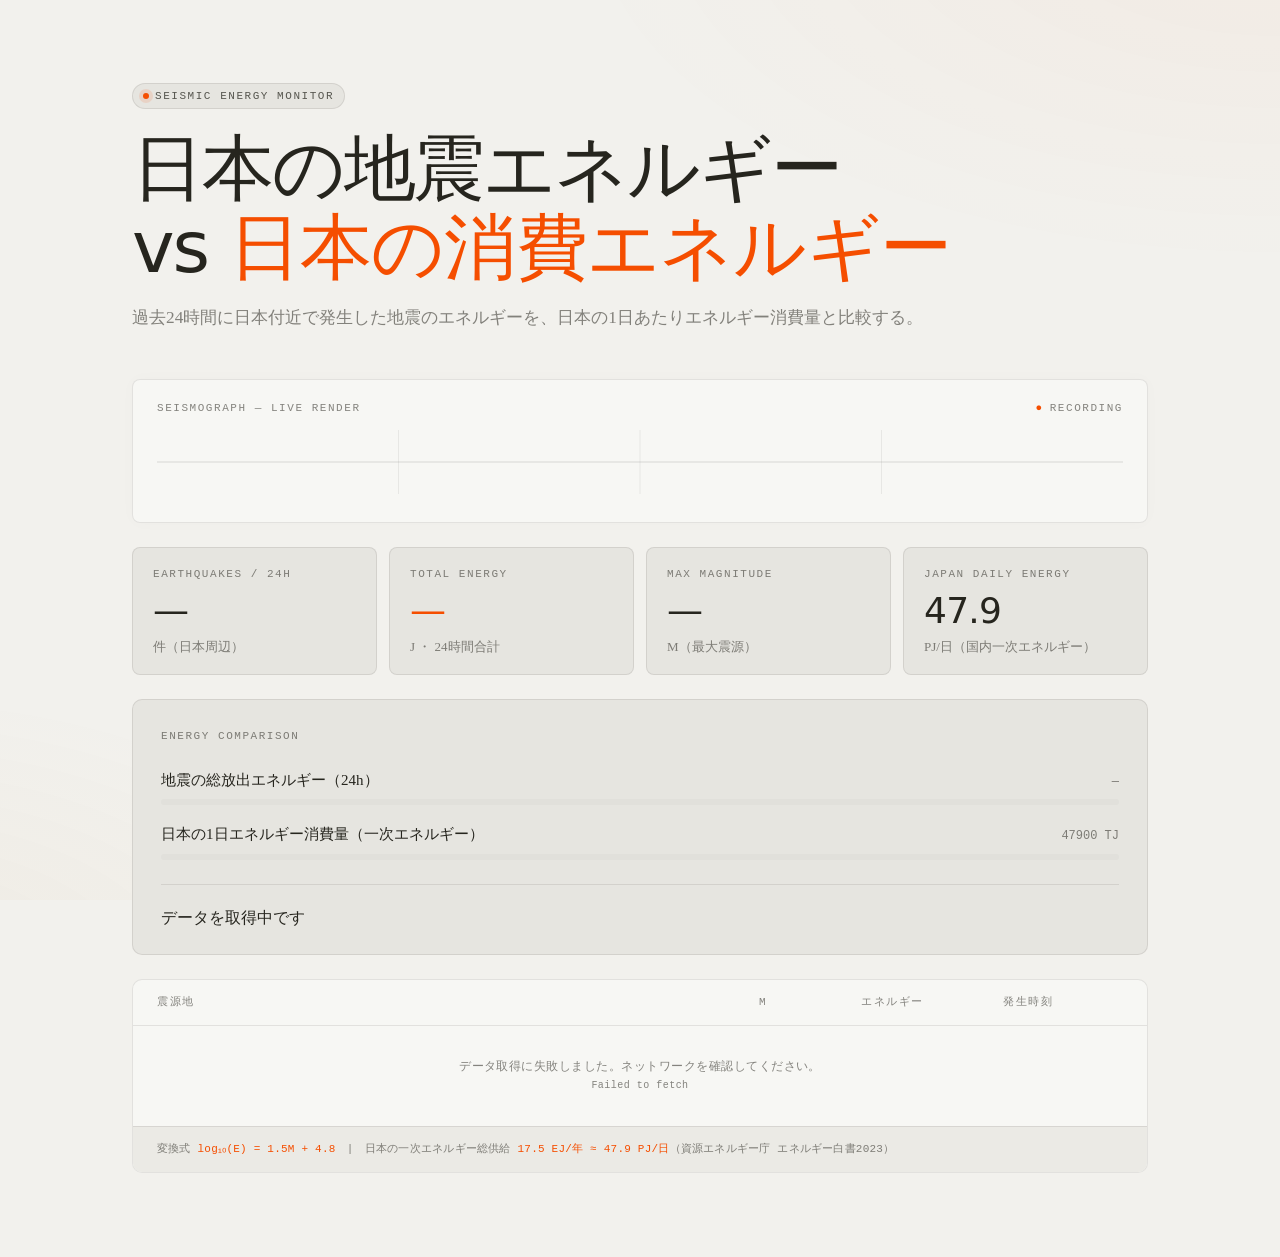
<file: index.html>
<!doctype html>
<html lang="ja">
  <head>
    <meta charset="UTF-8" />
    <meta name="viewport" content="width=device-width, initial-scale=1.0" />
    <title>日本の地震エネルギー観測所</title>
    <link rel="stylesheet" href="styles.css" />
    <link rel="preconnect" href="https://fonts.googleapis.com" />
    <link rel="preconnect" href="https://fonts.gstatic.com" crossorigin />
    <link
      href="https://fonts.googleapis.com/css2?family=Noto+Sans+JP:wght@100..900&family=Noto+Serif+JP:wght@200..900&display=swap"
      rel="stylesheet"
    />
  </head>
  <body>
    <div class="container">
      <header>
        <div class="badge">Seismic Energy Monitor</div>
        <h1>
          日本の地震エネルギー<br />vs
          <em class="accent">日本の消費エネルギー</em>
        </h1>
        <p class="subtitle">
          過去24時間に日本付近で発生した地震のエネルギーを、日本の1日あたりエネルギー消費量と比較する。
        </p>
      </header>

      <section class="seismo-wrap" aria-label="seismograph">
        <div class="seismo-label">
          <span>Seismograph — Live Render</span>
          <span class="live">Recording</span>
        </div>
        <canvas id="seismo"></canvas>
        <div class="seismo-axis" id="seismo-axis" aria-hidden="true"></div>
      </section>

      <section class="stats-grid">
        <div class="stat-card">
          <div class="stat-label">Earthquakes / 24h</div>
          <div class="stat-value" id="count">—</div>
          <div class="stat-unit">件（日本周辺）</div>
        </div>
        <div class="stat-card is-accent">
          <div class="stat-label">Total Energy</div>
          <div class="stat-value" id="total-j">—</div>
          <div class="stat-unit">
            <span id="total-unit">J</span> ・ 24時間合計
          </div>
        </div>
        <div class="stat-card">
          <div class="stat-label">Max Magnitude</div>
          <div class="stat-value" id="max-mag">—</div>
          <div class="stat-unit">M（最大震源）</div>
        </div>
        <div class="stat-card">
          <div class="stat-label">Japan Daily Energy</div>
          <div class="stat-value">47.9</div>
          <div class="stat-unit">PJ/日（国内一次エネルギー）</div>
        </div>
      </section>

      <section class="compare-section">
        <div class="compare-title">Energy Comparison</div>

        <div class="compare-row">
          <div class="compare-row-label">
            <span class="compare-name">地震の総放出エネルギー（24h）</span>
            <span class="compare-val" id="bar-quake-val">—</span>
          </div>
          <div class="bar-track">
            <div
              class="bar-fill bar-quake"
              id="bar-quake"
              style="width: 0%"
            ></div>
          </div>
        </div>

        <div class="compare-row">
          <div class="compare-row-label">
            <span class="compare-name"
              >日本の1日エネルギー消費量（一次エネルギー）</span
            >
            <span class="compare-val">47900 TJ</span>
          </div>
          <div class="bar-track">
            <div
              class="bar-fill bar-human"
              id="bar-human"
              style="width: 0%"
            ></div>
          </div>
        </div>

        <div class="ratio-display" id="ratio-text">データを取得中です</div>
      </section>

      <section class="list-section">
        <div class="list-header">
          <span>震源地</span>
          <span>M</span>
          <span>エネルギー</span>
          <span>発生時刻</span>
        </div>
        <div id="quake-list">
          <div class="status-msg dot-flash">USGSからデータを取得中</div>
        </div>
        <div class="formula-note">
          変換式
          <span class="accent">log₁₀(E) = 1.5M + 4.8</span
          >　|　日本の一次エネルギー総供給
          <span class="accent">17.5 EJ/年 ≈ 47.9 PJ/日</span>（資源エネルギー庁
          エネルギー白書2023）
        </div>
      </section>

      <div id="update-time"></div>
    </div>

    <script src="app.js" defer></script>
  </body>
</html>
</file>
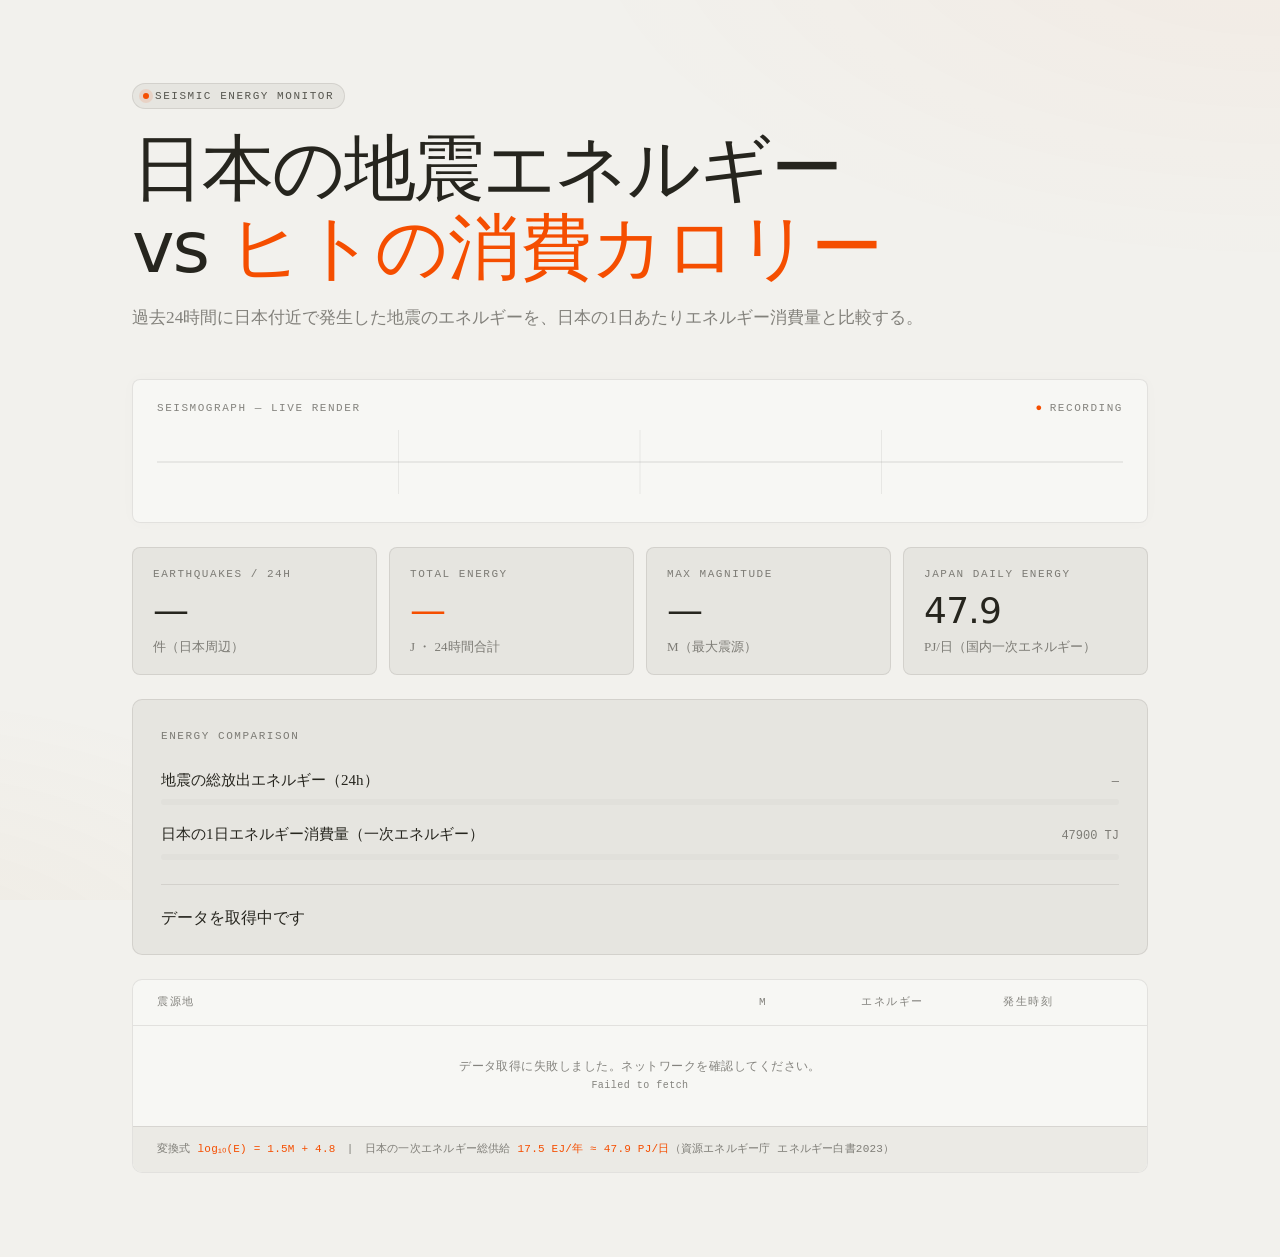
<file: japan-quake-energy.html>
<!doctype html>
<html lang="ja">
  <head>
    <meta charset="UTF-8" />
    <meta name="viewport" content="width=device-width, initial-scale=1.0" />
    <title>日本の地震エネルギー観測所</title>
    <link rel="stylesheet" href="styles.css" />
    <link rel="preconnect" href="https://fonts.googleapis.com" />
    <link rel="preconnect" href="https://fonts.gstatic.com" crossorigin />
    <link
      href="https://fonts.googleapis.com/css2?family=Noto+Sans+JP:wght@100..900&family=Noto+Serif+JP:wght@200..900&display=swap"
      rel="stylesheet"
    />
  </head>
  <body>
    <div class="container">
      <header>
        <div class="badge">Seismic Energy Monitor</div>
        <h1>
          日本の地震エネルギー<br />vs
          <em class="accent">ヒトの消費カロリー</em>
        </h1>
        <p class="subtitle">
          過去24時間に日本付近で発生した地震のエネルギーを、日本の1日あたりエネルギー消費量と比較する。
        </p>
      </header>

      <section class="seismo-wrap" aria-label="seismograph">
        <div class="seismo-label">
          <span>Seismograph — Live Render</span>
          <span class="live">Recording</span>
        </div>
        <canvas id="seismo"></canvas>
        <div class="seismo-axis" id="seismo-axis" aria-hidden="true"></div>
      </section>

      <section class="stats-grid">
        <div class="stat-card">
          <div class="stat-label">Earthquakes / 24h</div>
          <div class="stat-value" id="count">—</div>
          <div class="stat-unit">件（日本周辺）</div>
        </div>
        <div class="stat-card is-accent">
          <div class="stat-label">Total Energy</div>
          <div class="stat-value" id="total-j">—</div>
          <div class="stat-unit">
            <span id="total-unit">J</span> ・ 24時間合計
          </div>
        </div>
        <div class="stat-card">
          <div class="stat-label">Max Magnitude</div>
          <div class="stat-value" id="max-mag">—</div>
          <div class="stat-unit">M（最大震源）</div>
        </div>
        <div class="stat-card">
          <div class="stat-label">Japan Daily Energy</div>
          <div class="stat-value">47.9</div>
          <div class="stat-unit">PJ/日（国内一次エネルギー）</div>
        </div>
      </section>

      <section class="compare-section">
        <div class="compare-title">Energy Comparison</div>

        <div class="compare-row">
          <div class="compare-row-label">
            <span class="compare-name">地震の総放出エネルギー（24h）</span>
            <span class="compare-val" id="bar-quake-val">—</span>
          </div>
          <div class="bar-track">
            <div
              class="bar-fill bar-quake"
              id="bar-quake"
              style="width: 0%"
            ></div>
          </div>
        </div>

        <div class="compare-row">
          <div class="compare-row-label">
            <span class="compare-name"
              >日本の1日エネルギー消費量（一次エネルギー）</span
            >
            <span class="compare-val">47900 TJ</span>
          </div>
          <div class="bar-track">
            <div
              class="bar-fill bar-human"
              id="bar-human"
              style="width: 0%"
            ></div>
          </div>
        </div>

        <div class="ratio-display" id="ratio-text">データを取得中です</div>
      </section>

      <section class="list-section">
        <div class="list-header">
          <span>震源地</span>
          <span>M</span>
          <span>エネルギー</span>
          <span>発生時刻</span>
        </div>
        <div id="quake-list">
          <div class="status-msg dot-flash">USGSからデータを取得中</div>
        </div>
        <div class="formula-note">
          変換式
          <span class="accent">log₁₀(E) = 1.5M + 4.8</span
          >　|　日本の一次エネルギー総供給
          <span class="accent">17.5 EJ/年 ≈ 47.9 PJ/日</span>（資源エネルギー庁
          エネルギー白書2023）
        </div>
      </section>

      <div id="update-time"></div>
    </div>

    <script src="app.js" defer></script>
  </body>
</html>
</file>
<file: styles.css>
/* ==========================================================================
   Japan Quake Energy — Cursor-inspired warm minimalism
   ========================================================================== */

:root {
  /* Surfaces (warm cream scale) */
  --surface-100: #f7f7f4;
  --surface-200: #f2f1ed;
  --surface-300: #ebeae5;
  --surface-400: #e6e5e0;
  --surface-500: #e1e0db;

  /* Text */
  --text: #26251e; /* warm near-black */
  --text-muted: rgba(38, 37, 30, 0.55);
  --text-soft: rgba(38, 37, 30, 0.75);

  /* Accents */
  --accent: #f54e00; /* orange — links, brand */
  --gold: #c08532; /* secondary accent */
  --error: #cf2d56; /* warm crimson — hover/danger */
  --success: #1f8a65; /* muted teal */

  /* Borders (oklab perceptual fallbacks) */
  --border: rgba(38, 37, 30, 0.1);
  --border-medium: rgba(38, 37, 30, 0.2);
  --border-strong: rgba(38, 37, 30, 0.55);

  /* Shadows */
  --shadow-ambient: 0 0 16px rgba(0, 0, 0, 0.02), 0 0 8px rgba(0, 0, 0, 0.008);
  --shadow-elevated:
    0 28px 70px rgba(0, 0, 0, 0.14), 0 14px 32px rgba(0, 0, 0, 0.1),
    0 0 0 1px rgba(38, 37, 30, 0.1);
  --shadow-focus: 0 4px 12px rgba(0, 0, 0, 0.1);

  /* Type stacks */
  --font-display:
    "CursorGothic", "Inter", system-ui, -apple-system, "Helvetica Neue",
    Helvetica, Arial, sans-serif;
  --font-serif:
    "jjannon", "Iowan Old Style", "Palatino Linotype", Palatino,
    "URW Palladio L", ui-serif, Georgia, Cambria, "Times New Roman", Times,
    serif;
  --font-mono:
    "berkeleyMono", ui-monospace, SFMono-Regular, Menlo, Monaco, Consolas,
    "Liberation Mono", "Courier New", monospace;
}

/* Reset */
* {
  margin: 0;
  padding: 0;
  box-sizing: border-box;
}

html,
body {
  height: 100%;
}

body {
  font-family: "Noto Sans JP", sans-serif;
  font-optical-sizing: auto;
  font-weight: 400;
  font-style: normal;
}

body {
  background: var(--surface-200);
  color: var(--text);
  font-size: 16px;
  line-height: 1.5;
  -webkit-font-smoothing: antialiased;
  text-rendering: optimizeLegibility;
  min-height: 100vh;
  overflow-x: hidden;
}

/* Subtle warm tonal background — replaces the old teal grid */
body::before {
  content: "";
  position: fixed;
  inset: 0;
  background:
    radial-gradient(
      1200px 600px at 100% -10%,
      rgba(245, 78, 0, 0.04),
      transparent 60%
    ),
    radial-gradient(
      900px 500px at -10% 110%,
      rgba(192, 133, 50, 0.05),
      transparent 60%
    );
  pointer-events: none;
  z-index: 0;
}

.container {
  max-width: 1080px;
  margin: 0 auto;
  padding: 80px 32px 64px;
  position: relative;
  z-index: 1;
}

/* ==========================================================================
   Header
   ========================================================================== */
header {
  margin-bottom: 48px;
}

.badge {
  display: inline-flex;
  align-items: center;
  gap: 6px;
  font-family: var(--font-mono);
  font-size: 11px;
  letter-spacing: 0.14em;
  text-transform: uppercase;
  color: var(--text-soft);
  background: var(--surface-400);
  border: 1px solid var(--border);
  padding: 4px 10px;
  border-radius: 9999px;
  margin-bottom: 20px;
}
.badge::before {
  content: "";
  width: 6px;
  height: 6px;
  border-radius: 50%;
  background: var(--accent);
  box-shadow: 0 0 0 4px rgba(245, 78, 0, 0.12);
}

h1 {
  font-family: var(--font-display);
  font-weight: 400;
  font-size: clamp(38px, 6vw, 72px);
  line-height: 1.1;
  letter-spacing: -0.03em;
  color: var(--text);
  margin-bottom: 16px;
}
h1 em {
  font-family: var(--font-serif);
  font-style: normal;
  font-weight: 400;
  letter-spacing: -0.01em;
  color: var(--text);
}
h1 .accent {
  color: var(--accent);
}

.subtitle {
  font-family: var(--font-serif);
  font-size: 17.28px;
  line-height: 1.5;
  color: var(--text-muted);
}

/* ==========================================================================
   Seismograph card
   ========================================================================== */
.seismo-wrap {
  background: var(--surface-100);
  border: 1px solid var(--border);
  border-radius: 8px;
  padding: 20px 24px 16px;
  margin-bottom: 24px;
  box-shadow: var(--shadow-ambient);
}

.seismo-label {
  display: flex;
  align-items: center;
  justify-content: space-between;
  font-family: var(--font-mono);
  font-size: 11px;
  letter-spacing: 0.14em;
  text-transform: uppercase;
  color: var(--text-muted);
  margin-bottom: 10px;
}
.seismo-label .live::before {
  content: "●";
  color: var(--accent);
  margin-right: 6px;
  animation: pulse 1.6s ease-in-out infinite;
}
@keyframes pulse {
  0%,
  100% {
    opacity: 1;
  }
  50% {
    opacity: 0.35;
  }
}

canvas#seismo {
  width: 100%;
  height: 72px;
  display: block;
}

.seismo-axis {
  display: flex;
  justify-content: space-between;
  margin-top: 8px;
  padding: 0 1px;
  font-family: var(--font-mono);
  font-size: 10px;
  letter-spacing: 0.08em;
  color: var(--text-muted);
}
.seismo-axis span {
  display: inline-flex;
  align-items: baseline;
  gap: 4px;
}
.seismo-axis span:first-child {
  transform: translateX(0);
}
.seismo-axis span:last-child {
  transform: translateX(0);
}
.seismo-axis small {
  font-size: 9px;
  letter-spacing: 0.1em;
  color: rgba(38, 37, 30, 0.35);
  text-transform: uppercase;
}

/* ==========================================================================
   Stat grid
   ========================================================================== */
.stats-grid {
  display: grid;
  grid-template-columns: repeat(auto-fit, minmax(200px, 1fr));
  gap: 12px;
  margin-bottom: 24px;
}

.stat-card {
  background: var(--surface-400);
  border: 1px solid var(--border);
  border-radius: 8px;
  padding: 18px 20px;
  transition:
    box-shadow 200ms ease,
    border-color 150ms ease;
}
.stat-card:hover {
  border-color: var(--border-medium);
  box-shadow: var(--shadow-ambient);
}

.stat-label {
  font-family: var(--font-mono);
  font-size: 11px;
  letter-spacing: 0.14em;
  text-transform: uppercase;
  color: var(--text-muted);
  margin-bottom: 10px;
}

.stat-value {
  font-family: var(--font-display);
  font-weight: 400;
  font-size: 36px;
  line-height: 1;
  letter-spacing: -0.02em;
  color: var(--text);
}

.stat-card.is-accent .stat-value {
  color: var(--accent);
}

.stat-unit {
  font-family: var(--font-serif);
  font-size: 13px;
  color: var(--text-muted);
  margin-top: 8px;
}

/* ==========================================================================
   Comparison
   ========================================================================== */
.compare-section {
  background: var(--surface-400);
  border: 1px solid var(--border);
  border-radius: 10px;
  padding: 28px 28px 24px;
  margin-bottom: 24px;
}

.compare-title {
  font-family: var(--font-mono);
  font-size: 11px;
  letter-spacing: 0.14em;
  text-transform: uppercase;
  color: var(--text-muted);
  margin-bottom: 24px;
}

.compare-row {
  margin-bottom: 18px;
}
.compare-row:last-of-type {
  margin-bottom: 0;
}

.compare-row-label {
  display: flex;
  justify-content: space-between;
  align-items: baseline;
  margin-bottom: 8px;
  gap: 16px;
}

.compare-name {
  font-family: var(--font-serif);
  font-size: 15px;
  color: var(--text);
}

.compare-val {
  font-family: var(--font-mono);
  font-size: 12px;
  color: var(--text-muted);
}

.bar-track {
  height: 6px;
  background: var(--surface-500);
  border-radius: 9999px;
  position: relative;
  overflow: hidden;
}

.bar-fill {
  height: 100%;
  border-radius: 9999px;
  transition: width 1.2s cubic-bezier(0.23, 1, 0.32, 1);
  width: 0;
}

.bar-quake {
  background: var(--accent);
}
.bar-human {
  background: var(--gold);
}

.ratio-display {
  margin-top: 24px;
  padding-top: 20px;
  border-top: 1px solid var(--border);
  font-family: var(--font-serif);
  font-size: 16px;
  color: var(--text);
  line-height: 1.6;
}

.ratio-display .big-num {
  display: block;
  font-family: var(--font-display);
  font-weight: 400;
  font-size: 44px;
  line-height: 1.1;
  letter-spacing: -0.025em;
  color: var(--accent);
  margin: 8px 0 4px;
}

/* ==========================================================================
   Quake list
   ========================================================================== */
.list-section {
  background: var(--surface-100);
  border: 1px solid var(--border);
  border-radius: 10px;
  overflow: hidden;
}

.list-header {
  display: grid;
  grid-template-columns: 1fr 90px 130px 120px;
  gap: 12px;
  padding: 14px 24px;
  border-bottom: 1px solid var(--border);
  font-family: var(--font-mono);
  font-size: 11px;
  letter-spacing: 0.14em;
  text-transform: uppercase;
  color: var(--text-muted);
}

.quake-row {
  display: grid;
  grid-template-columns: 1fr 90px 130px 120px;
  gap: 12px;
  padding: 12px 24px;
  border-bottom: 1px solid var(--border);
  font-size: 13px;
  align-items: center;
  transition: background 150ms ease;
}
.quake-row:last-child {
  border-bottom: 0;
}
.quake-row:hover {
  background: var(--surface-200);
}

.quake-place {
  font-family: var(--font-serif);
  color: var(--text);
  white-space: nowrap;
  overflow: hidden;
  text-overflow: ellipsis;
  font-size: 14px;
}

.quake-time {
  font-family: var(--font-mono);
  font-size: 11px;
  color: var(--text-muted);
}

.mag-badge {
  display: inline-flex;
  align-items: center;
  justify-content: center;
  font-family: var(--font-mono);
  font-size: 12px;
  font-weight: 400;
  text-align: center;
  padding: 3px 10px;
  border-radius: 9999px;
  border: 1px solid var(--border);
}
.mag-low {
  color: var(--success);
  background: rgba(31, 138, 101, 0.08);
  border-color: rgba(31, 138, 101, 0.18);
}
.mag-mid {
  color: var(--gold);
  background: rgba(192, 133, 50, 0.1);
  border-color: rgba(192, 133, 50, 0.22);
}
.mag-high {
  color: var(--error);
  background: rgba(207, 45, 86, 0.08);
  border-color: rgba(207, 45, 86, 0.22);
}

.quake-energy {
  font-family: var(--font-mono);
  font-size: 12px;
  color: var(--text-muted);
}

/* ==========================================================================
   Status / formula / footer
   ========================================================================== */
.status-msg {
  padding: 32px 24px;
  text-align: center;
  font-family: var(--font-mono);
  font-size: 12px;
  color: var(--text-muted);
  letter-spacing: 0.04em;
}

.dot-flash::after {
  content: "...";
  animation: dots 1.2s steps(4, end) infinite;
}
@keyframes dots {
  0%,
  20% {
    content: ".";
  }
  40% {
    content: "..";
  }
  60%,
  100% {
    content: "...";
  }
}

.formula-note {
  font-family: var(--font-mono);
  font-size: 11px;
  color: var(--text-muted);
  padding: 14px 24px;
  border-top: 1px solid var(--border);
  background: var(--surface-300);
  letter-spacing: 0.02em;
  line-height: 1.6;
}
.formula-note .accent {
  color: var(--accent);
}

#update-time {
  font-family: var(--font-mono);
  font-size: 11px;
  color: var(--text-muted);
  margin-top: 20px;
  text-align: right;
  letter-spacing: 0.04em;
}

/* ==========================================================================
   Responsive
   ========================================================================== */
@media (max-width: 720px) {
  .container {
    padding: 48px 20px 48px;
  }
  header {
    margin-bottom: 32px;
  }
  h1 {
    font-size: clamp(32px, 8vw, 44px);
  }

  .list-header,
  .quake-row {
    grid-template-columns: 1fr 70px 100px;
    padding-left: 16px;
    padding-right: 16px;
  }
  .list-header > :nth-child(4),
  .quake-row > :nth-child(4) {
    display: none;
  }

  .compare-section {
    padding: 22px 20px;
  }
  .ratio-display .big-num {
    font-size: 36px;
  }
}
</file>
